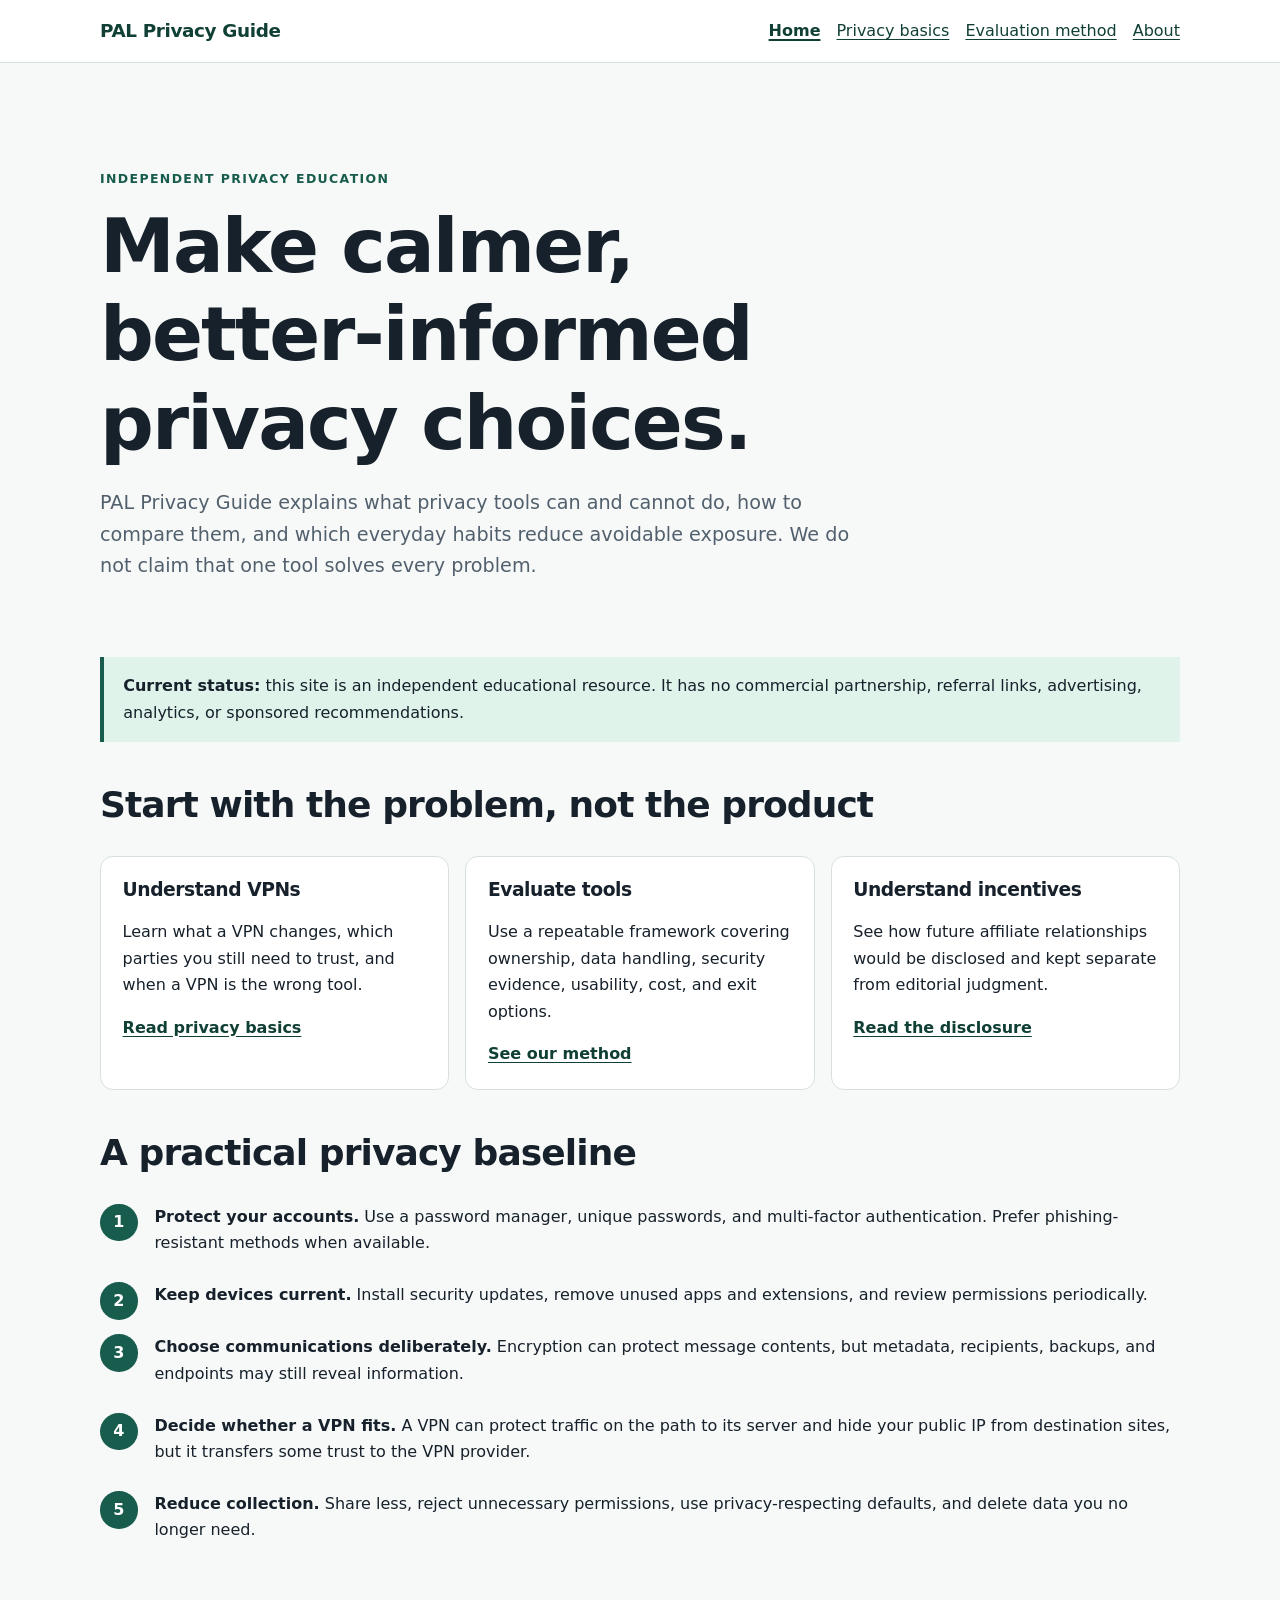
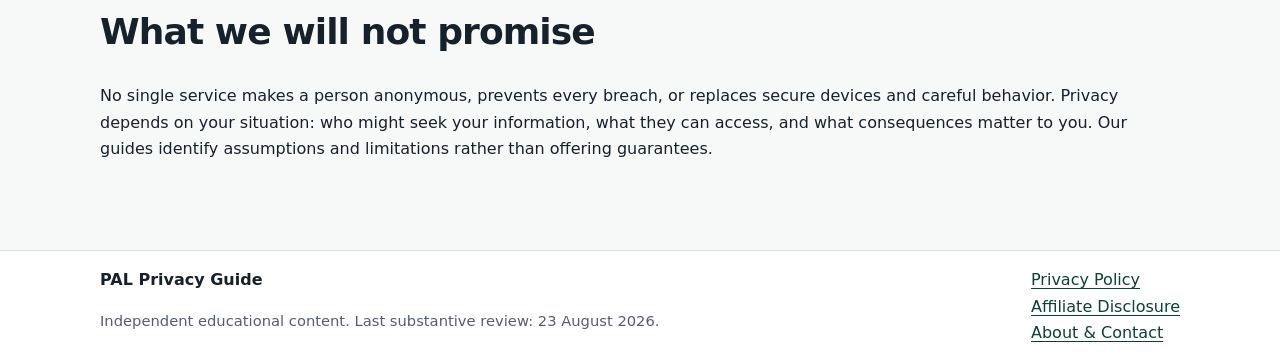
<file: index.html>
<!doctype html>
<html lang="en"><head><meta charset="utf-8"><meta name="viewport" content="width=device-width,initial-scale=1"><meta name="description" content="Independent, practical education about VPNs, online privacy, and evaluating digital tools."><title>PAL Privacy Guide — Practical online privacy</title><link rel="stylesheet" href="assets/styles.css"></head>
<body><a class="skip-link" href="#content">Skip to content</a><header><div class="bar"><a class="brand" href="index.html">PAL Privacy Guide</a><nav aria-label="Primary"><ul><li><a aria-current="page" href="index.html">Home</a></li><li><a href="vpn-online-privacy-basics/index.html">Privacy basics</a></li><li><a href="how-we-evaluate-tools/index.html">Evaluation method</a></li><li><a href="about-contact/index.html">About</a></li></ul></nav></div></header>
<main id="content"><section class="hero"><p class="eyebrow">Independent privacy education</p><h1>Make calmer, better-informed privacy choices.</h1><p class="lede">PAL Privacy Guide explains what privacy tools can and cannot do, how to compare them, and which everyday habits reduce avoidable exposure. We do not claim that one tool solves every problem.</p></section>
<aside class="notice" aria-label="Editorial status"><strong>Current status:</strong> this site is an independent educational resource. It has no commercial partnership, referral links, advertising, analytics, or sponsored recommendations.</aside>
<section aria-labelledby="start"><h2 id="start">Start with the problem, not the product</h2><div class="grid"><article class="card"><h3>Understand VPNs</h3><p>Learn what a VPN changes, which parties you still need to trust, and when a VPN is the wrong tool.</p><a href="vpn-online-privacy-basics/index.html">Read privacy basics</a></article><article class="card"><h3>Evaluate tools</h3><p>Use a repeatable framework covering ownership, data handling, security evidence, usability, cost, and exit options.</p><a href="how-we-evaluate-tools/index.html">See our method</a></article><article class="card"><h3>Understand incentives</h3><p>See how future affiliate relationships would be disclosed and kept separate from editorial judgment.</p><a href="affiliate-disclosure/index.html">Read the disclosure</a></article></div></section>
<section><h2>A practical privacy baseline</h2><ol class="steps"><li><strong>Protect your accounts.</strong> Use a password manager, unique passwords, and multi-factor authentication. Prefer phishing-resistant methods when available.</li><li><strong>Keep devices current.</strong> Install security updates, remove unused apps and extensions, and review permissions periodically.</li><li><strong>Choose communications deliberately.</strong> Encryption can protect message contents, but metadata, recipients, backups, and endpoints may still reveal information.</li><li><strong>Decide whether a VPN fits.</strong> A VPN can protect traffic on the path to its server and hide your public IP from destination sites, but it transfers some trust to the VPN provider.</li><li><strong>Reduce collection.</strong> Share less, reject unnecessary permissions, use privacy-respecting defaults, and delete data you no longer need.</li></ol></section>
<section><h2>What we will not promise</h2><p>No single service makes a person anonymous, prevents every breach, or replaces secure devices and careful behavior. Privacy depends on your situation: who might seek your information, what they can access, and what consequences matter to you. Our guides identify assumptions and limitations rather than offering guarantees.</p></section></main>
<footer><div class="bar"><div><strong>PAL Privacy Guide</strong><p class="small">Independent educational content. Last substantive review: 23 August 2026.</p></div><ul><li><a href="privacy-policy/index.html">Privacy Policy</a></li><li><a href="affiliate-disclosure/index.html">Affiliate Disclosure</a></li><li><a href="about-contact/index.html">About &amp; Contact</a></li></ul></div></footer></body></html>
</file>
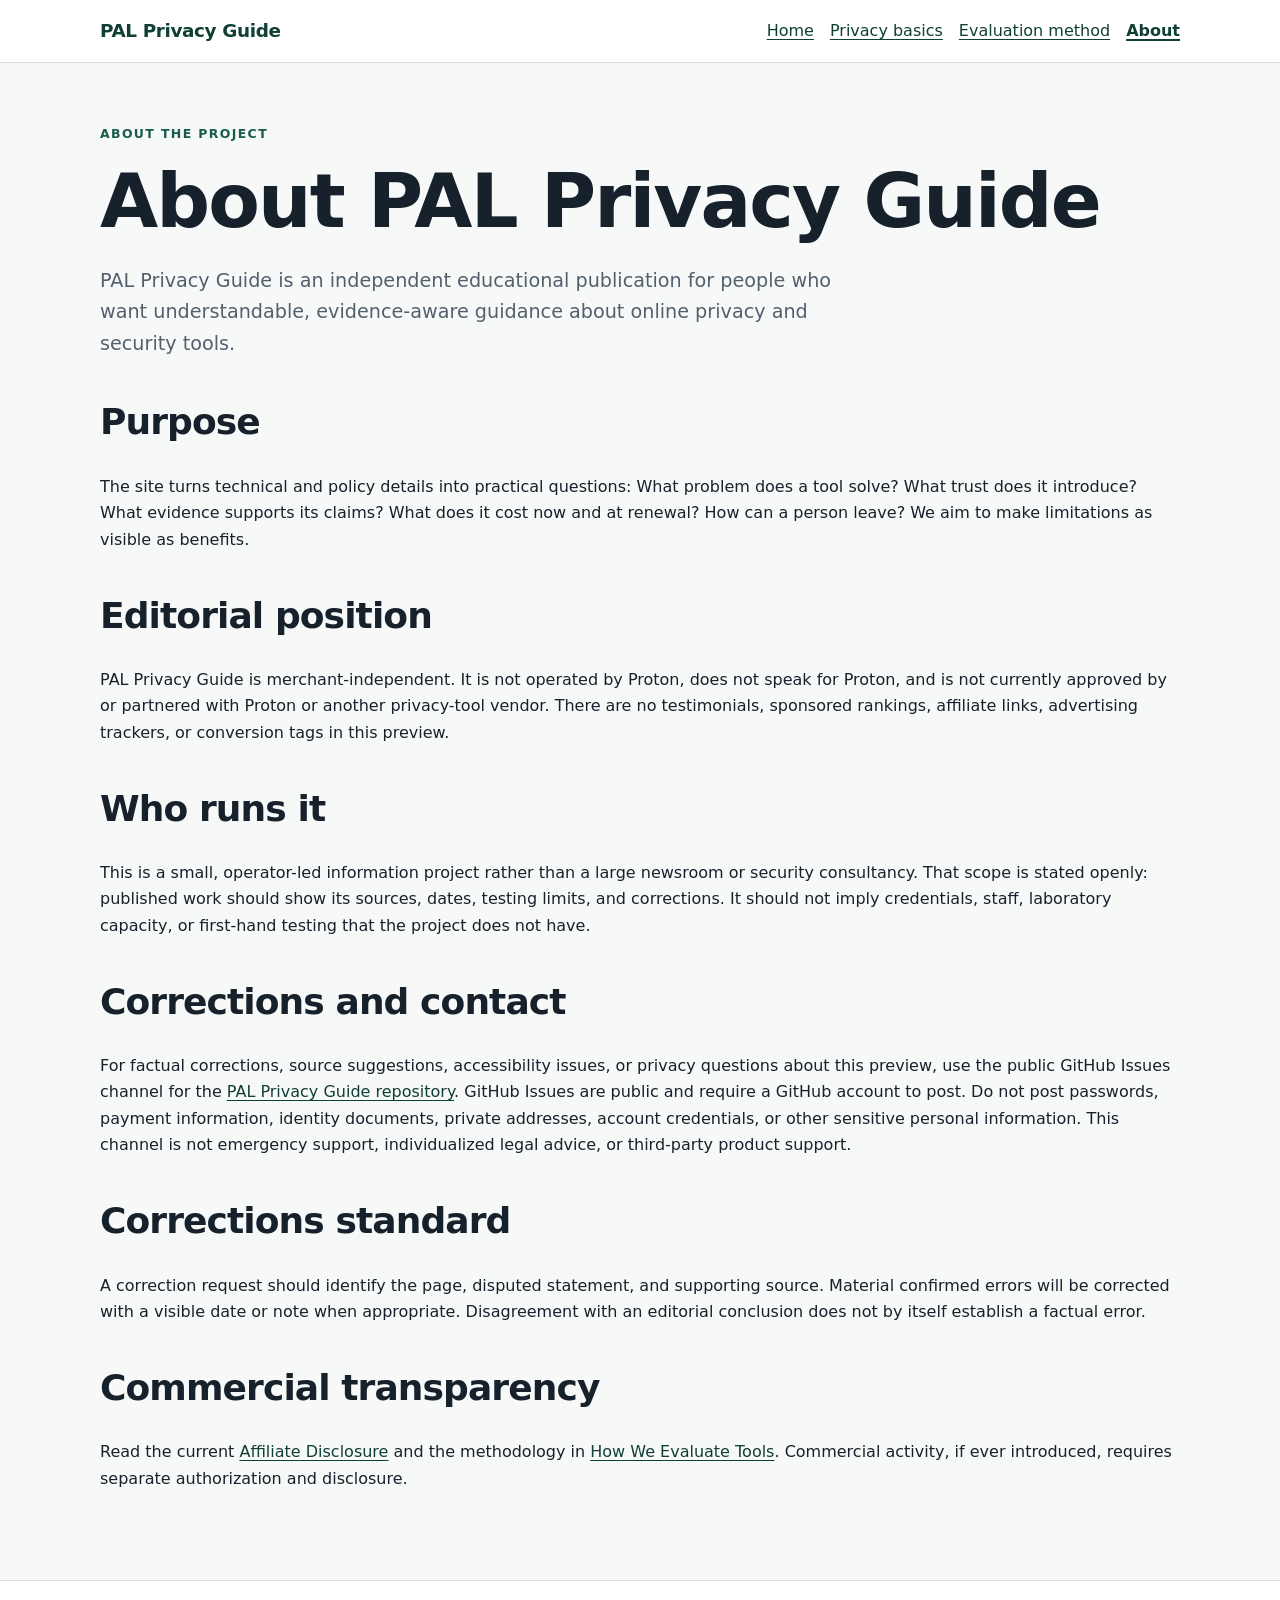
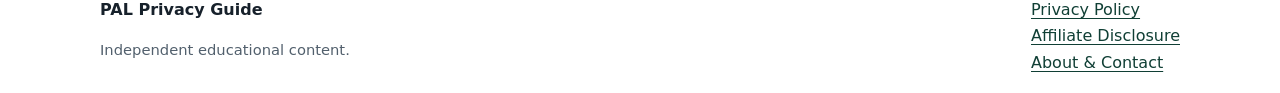
<file: about-contact/index.html>
<!doctype html>
<html lang="en"><head><meta charset="utf-8"><meta name="viewport" content="width=device-width,initial-scale=1"><meta name="description" content="About PAL Privacy Guide and how to request corrections or raise privacy questions."><title>About &amp; Contact — PAL Privacy Guide</title><link rel="stylesheet" href="../assets/styles.css"></head>
<body><a class="skip-link" href="#content">Skip to content</a><header><div class="bar"><a class="brand" href="../index.html">PAL Privacy Guide</a><nav aria-label="Primary"><ul><li><a href="../index.html">Home</a></li><li><a href="../vpn-online-privacy-basics/index.html">Privacy basics</a></li><li><a href="../how-we-evaluate-tools/index.html">Evaluation method</a></li><li><a aria-current="page" href="index.html">About</a></li></ul></nav></div></header>
<main id="content"><p class="eyebrow">About the project</p><h1>About PAL Privacy Guide</h1><p class="lede">PAL Privacy Guide is an independent educational publication for people who want understandable, evidence-aware guidance about online privacy and security tools.</p>
<h2>Purpose</h2><p>The site turns technical and policy details into practical questions: What problem does a tool solve? What trust does it introduce? What evidence supports its claims? What does it cost now and at renewal? How can a person leave? We aim to make limitations as visible as benefits.</p>
<h2>Editorial position</h2><p>PAL Privacy Guide is merchant-independent. It is not operated by Proton, does not speak for Proton, and is not currently approved by or partnered with Proton or another privacy-tool vendor. There are no testimonials, sponsored rankings, affiliate links, advertising trackers, or conversion tags in this preview.</p>
<h2>Who runs it</h2><p>This is a small, operator-led information project rather than a large newsroom or security consultancy. That scope is stated openly: published work should show its sources, dates, testing limits, and corrections. It should not imply credentials, staff, laboratory capacity, or first-hand testing that the project does not have.</p>
<h2>Corrections and contact</h2><p>For factual corrections, source suggestions, accessibility issues, or privacy questions about this preview, use the public GitHub Issues channel for the <a href="https://github.com/xuanphucmk11-glitch/pal-privacy-guide/issues">PAL Privacy Guide repository</a>. GitHub Issues are public and require a GitHub account to post. Do not post passwords, payment information, identity documents, private addresses, account credentials, or other sensitive personal information. This channel is not emergency support, individualized legal advice, or third-party product support.</p>
<h2>Corrections standard</h2><p>A correction request should identify the page, disputed statement, and supporting source. Material confirmed errors will be corrected with a visible date or note when appropriate. Disagreement with an editorial conclusion does not by itself establish a factual error.</p>
<h2>Commercial transparency</h2><p>Read the current <a href="../affiliate-disclosure/index.html">Affiliate Disclosure</a> and the methodology in <a href="../how-we-evaluate-tools/index.html">How We Evaluate Tools</a>. Commercial activity, if ever introduced, requires separate authorization and disclosure.</p></main>
<footer><div class="bar"><div><strong>PAL Privacy Guide</strong><p class="small">Independent educational content.</p></div><ul><li><a href="../privacy-policy/index.html">Privacy Policy</a></li><li><a href="../affiliate-disclosure/index.html">Affiliate Disclosure</a></li><li><a aria-current="page" href="index.html">About &amp; Contact</a></li></ul></div></footer></body></html>
</file>
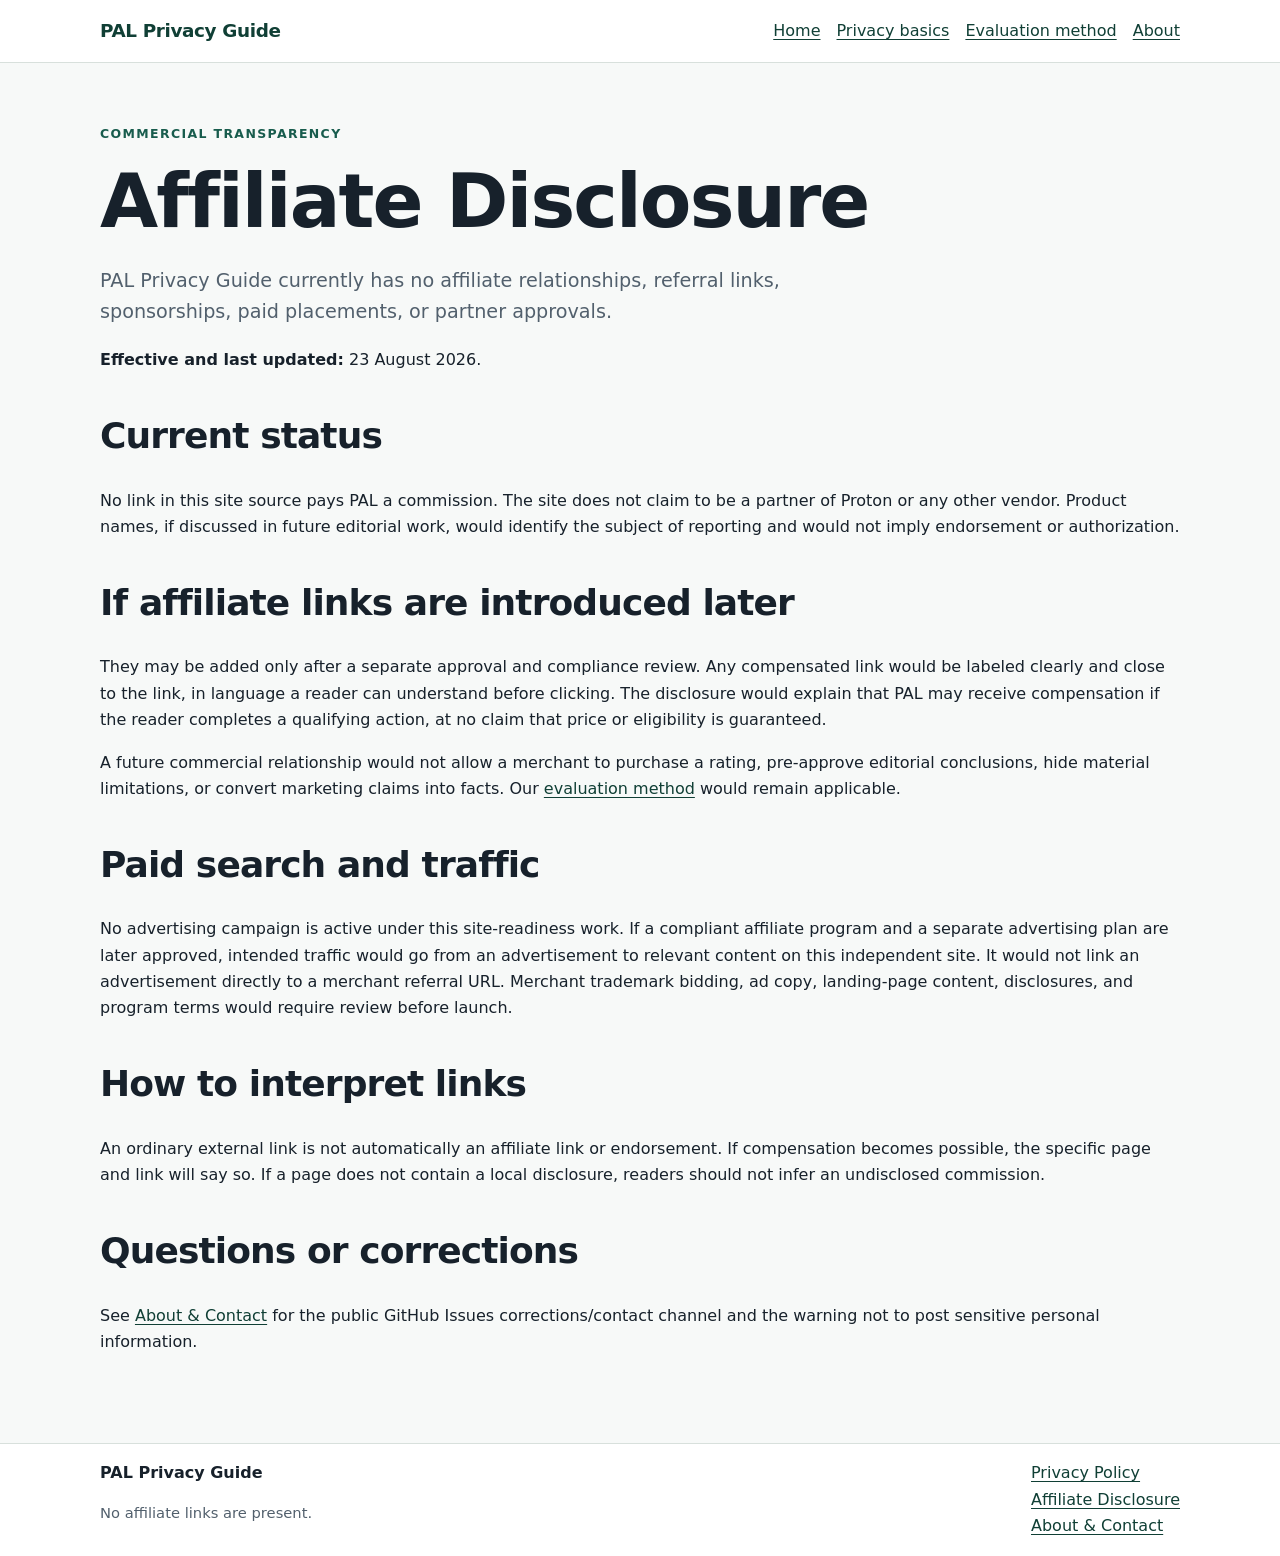
<file: affiliate-disclosure/index.html>
<!doctype html>
<html lang="en"><head><meta charset="utf-8"><meta name="viewport" content="width=device-width,initial-scale=1"><meta name="description" content="Affiliate and commercial relationship disclosure for PAL Privacy Guide."><title>Affiliate Disclosure — PAL Privacy Guide</title><link rel="stylesheet" href="../assets/styles.css"></head>
<body><a class="skip-link" href="#content">Skip to content</a><header><div class="bar"><a class="brand" href="../index.html">PAL Privacy Guide</a><nav aria-label="Primary"><ul><li><a href="../index.html">Home</a></li><li><a href="../vpn-online-privacy-basics/index.html">Privacy basics</a></li><li><a href="../how-we-evaluate-tools/index.html">Evaluation method</a></li><li><a href="../about-contact/index.html">About</a></li></ul></nav></div></header>
<main id="content"><p class="eyebrow">Commercial transparency</p><h1>Affiliate Disclosure</h1><p class="lede">PAL Privacy Guide currently has no affiliate relationships, referral links, sponsorships, paid placements, or partner approvals.</p><p><strong>Effective and last updated:</strong> 23 August 2026.</p>
<h2>Current status</h2><p>No link in this site source pays PAL a commission. The site does not claim to be a partner of Proton or any other vendor. Product names, if discussed in future editorial work, would identify the subject of reporting and would not imply endorsement or authorization.</p>
<h2>If affiliate links are introduced later</h2><p>They may be added only after a separate approval and compliance review. Any compensated link would be labeled clearly and close to the link, in language a reader can understand before clicking. The disclosure would explain that PAL may receive compensation if the reader completes a qualifying action, at no claim that price or eligibility is guaranteed.</p><p>A future commercial relationship would not allow a merchant to purchase a rating, pre-approve editorial conclusions, hide material limitations, or convert marketing claims into facts. Our <a href="../how-we-evaluate-tools/index.html">evaluation method</a> would remain applicable.</p>
<h2>Paid search and traffic</h2><p>No advertising campaign is active under this site-readiness work. If a compliant affiliate program and a separate advertising plan are later approved, intended traffic would go from an advertisement to relevant content on this independent site. It would not link an advertisement directly to a merchant referral URL. Merchant trademark bidding, ad copy, landing-page content, disclosures, and program terms would require review before launch.</p>
<h2>How to interpret links</h2><p>An ordinary external link is not automatically an affiliate link or endorsement. If compensation becomes possible, the specific page and link will say so. If a page does not contain a local disclosure, readers should not infer an undisclosed commission.</p>
<h2>Questions or corrections</h2><p>See <a href="../about-contact/index.html">About &amp; Contact</a> for the public GitHub Issues corrections/contact channel and the warning not to post sensitive personal information.</p></main>
<footer><div class="bar"><div><strong>PAL Privacy Guide</strong><p class="small">No affiliate links are present.</p></div><ul><li><a href="../privacy-policy/index.html">Privacy Policy</a></li><li><a aria-current="page" href="index.html">Affiliate Disclosure</a></li><li><a href="../about-contact/index.html">About &amp; Contact</a></li></ul></div></footer></body></html>
</file>
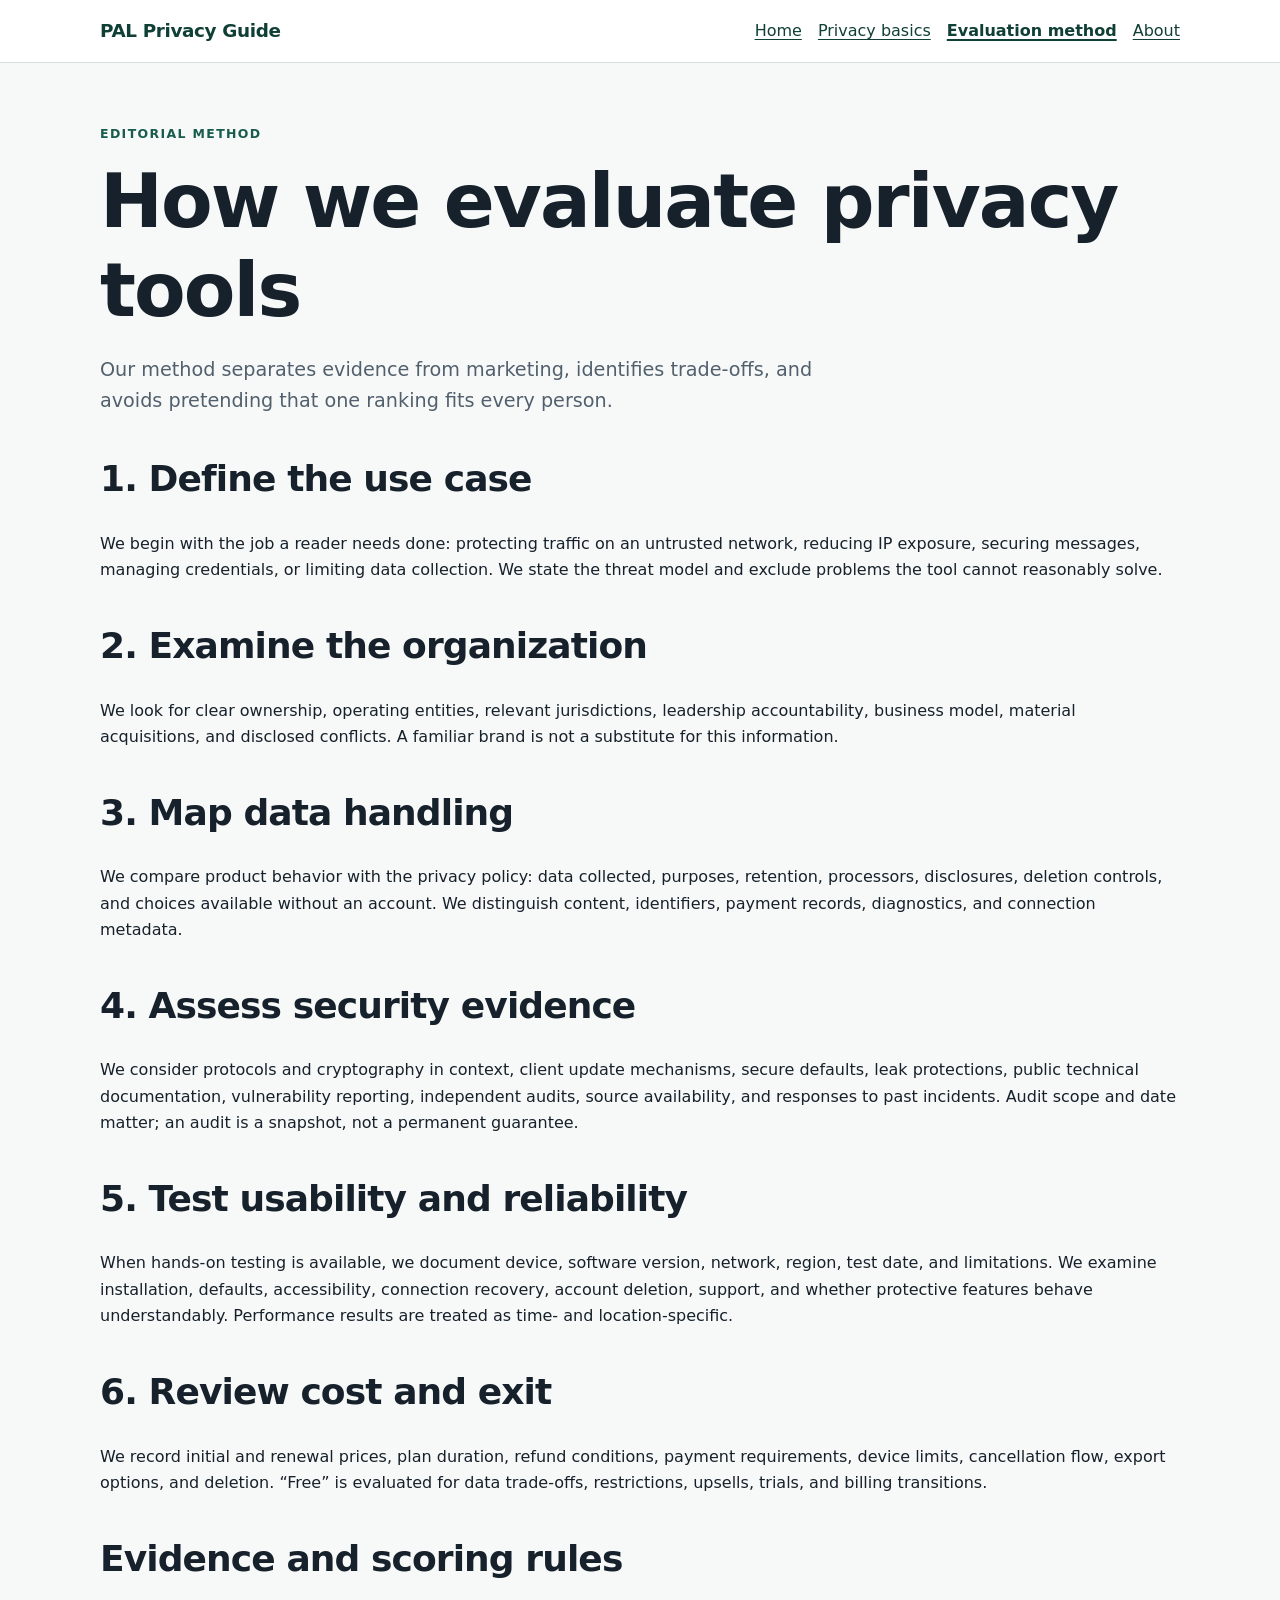
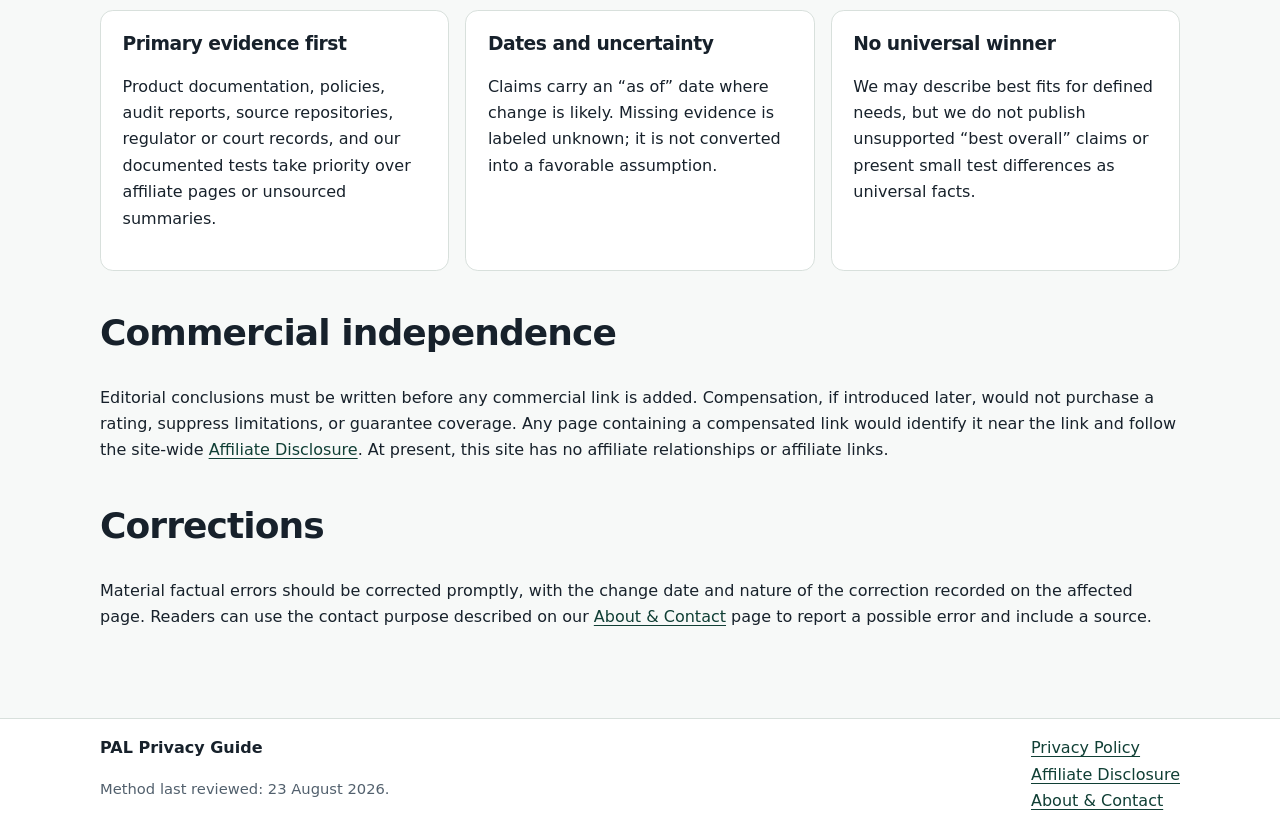
<file: how-we-evaluate-tools/index.html>
<!doctype html>
<html lang="en"><head><meta charset="utf-8"><meta name="viewport" content="width=device-width,initial-scale=1"><meta name="description" content="The transparent framework PAL Privacy Guide uses to evaluate privacy tools."><title>How We Evaluate Tools — PAL Privacy Guide</title><link rel="stylesheet" href="../assets/styles.css"></head>
<body><a class="skip-link" href="#content">Skip to content</a><header><div class="bar"><a class="brand" href="../index.html">PAL Privacy Guide</a><nav aria-label="Primary"><ul><li><a href="../index.html">Home</a></li><li><a href="../vpn-online-privacy-basics/index.html">Privacy basics</a></li><li><a aria-current="page" href="index.html">Evaluation method</a></li><li><a href="../about-contact/index.html">About</a></li></ul></nav></div></header>
<main id="content"><p class="eyebrow">Editorial method</p><h1>How we evaluate privacy tools</h1><p class="lede">Our method separates evidence from marketing, identifies trade-offs, and avoids pretending that one ranking fits every person.</p>
<h2>1. Define the use case</h2><p>We begin with the job a reader needs done: protecting traffic on an untrusted network, reducing IP exposure, securing messages, managing credentials, or limiting data collection. We state the threat model and exclude problems the tool cannot reasonably solve.</p>
<h2>2. Examine the organization</h2><p>We look for clear ownership, operating entities, relevant jurisdictions, leadership accountability, business model, material acquisitions, and disclosed conflicts. A familiar brand is not a substitute for this information.</p>
<h2>3. Map data handling</h2><p>We compare product behavior with the privacy policy: data collected, purposes, retention, processors, disclosures, deletion controls, and choices available without an account. We distinguish content, identifiers, payment records, diagnostics, and connection metadata.</p>
<h2>4. Assess security evidence</h2><p>We consider protocols and cryptography in context, client update mechanisms, secure defaults, leak protections, public technical documentation, vulnerability reporting, independent audits, source availability, and responses to past incidents. Audit scope and date matter; an audit is a snapshot, not a permanent guarantee.</p>
<h2>5. Test usability and reliability</h2><p>When hands-on testing is available, we document device, software version, network, region, test date, and limitations. We examine installation, defaults, accessibility, connection recovery, account deletion, support, and whether protective features behave understandably. Performance results are treated as time- and location-specific.</p>
<h2>6. Review cost and exit</h2><p>We record initial and renewal prices, plan duration, refund conditions, payment requirements, device limits, cancellation flow, export options, and deletion. “Free” is evaluated for data trade-offs, restrictions, upsells, trials, and billing transitions.</p>
<h2>Evidence and scoring rules</h2><div class="grid"><section class="card"><h3>Primary evidence first</h3><p>Product documentation, policies, audit reports, source repositories, regulator or court records, and our documented tests take priority over affiliate pages or unsourced summaries.</p></section><section class="card"><h3>Dates and uncertainty</h3><p>Claims carry an “as of” date where change is likely. Missing evidence is labeled unknown; it is not converted into a favorable assumption.</p></section><section class="card"><h3>No universal winner</h3><p>We may describe best fits for defined needs, but we do not publish unsupported “best overall” claims or present small test differences as universal facts.</p></section></div>
<h2>Commercial independence</h2><p>Editorial conclusions must be written before any commercial link is added. Compensation, if introduced later, would not purchase a rating, suppress limitations, or guarantee coverage. Any page containing a compensated link would identify it near the link and follow the site-wide <a href="../affiliate-disclosure/index.html">Affiliate Disclosure</a>. At present, this site has no affiliate relationships or affiliate links.</p>
<h2>Corrections</h2><p>Material factual errors should be corrected promptly, with the change date and nature of the correction recorded on the affected page. Readers can use the contact purpose described on our <a href="../about-contact/index.html">About &amp; Contact</a> page to report a possible error and include a source.</p></main>
<footer><div class="bar"><div><strong>PAL Privacy Guide</strong><p class="small">Method last reviewed: 23 August 2026.</p></div><ul><li><a href="../privacy-policy/index.html">Privacy Policy</a></li><li><a href="../affiliate-disclosure/index.html">Affiliate Disclosure</a></li><li><a href="../about-contact/index.html">About &amp; Contact</a></li></ul></div></footer></body></html>
</file>
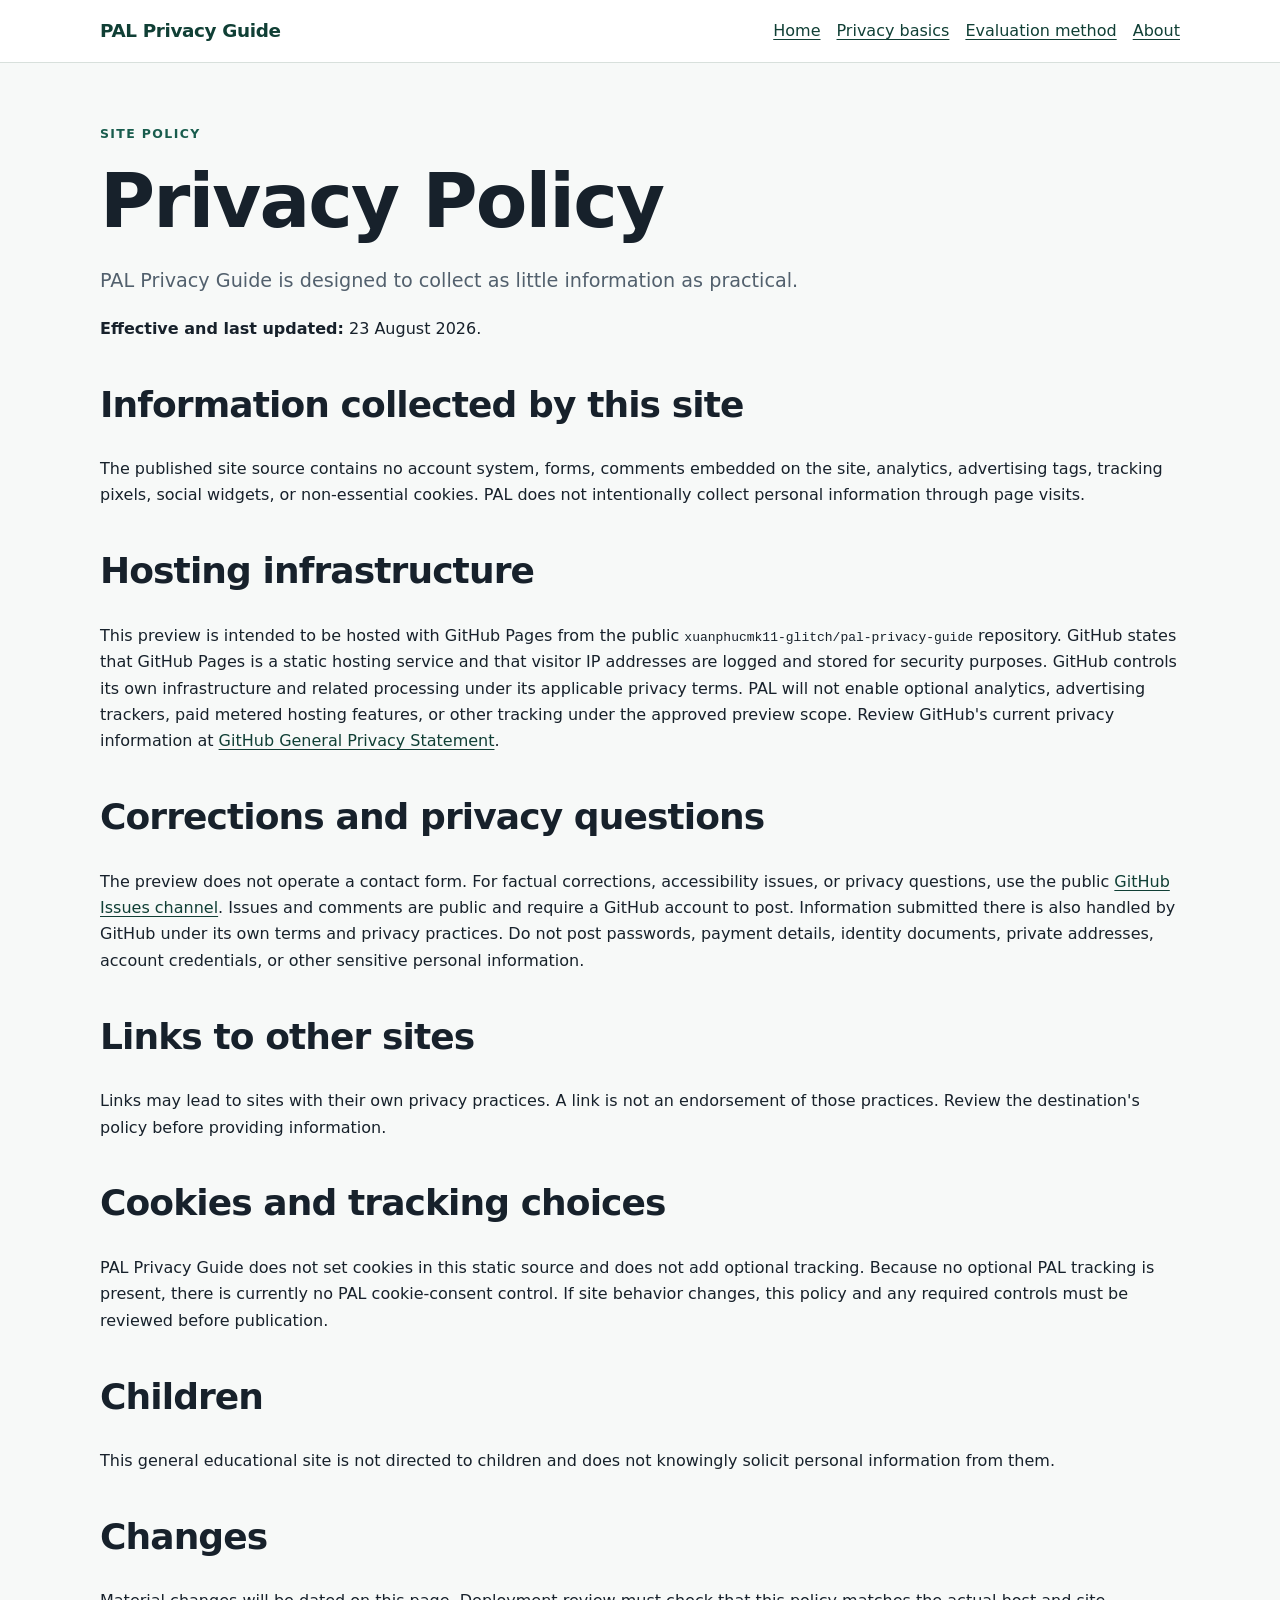
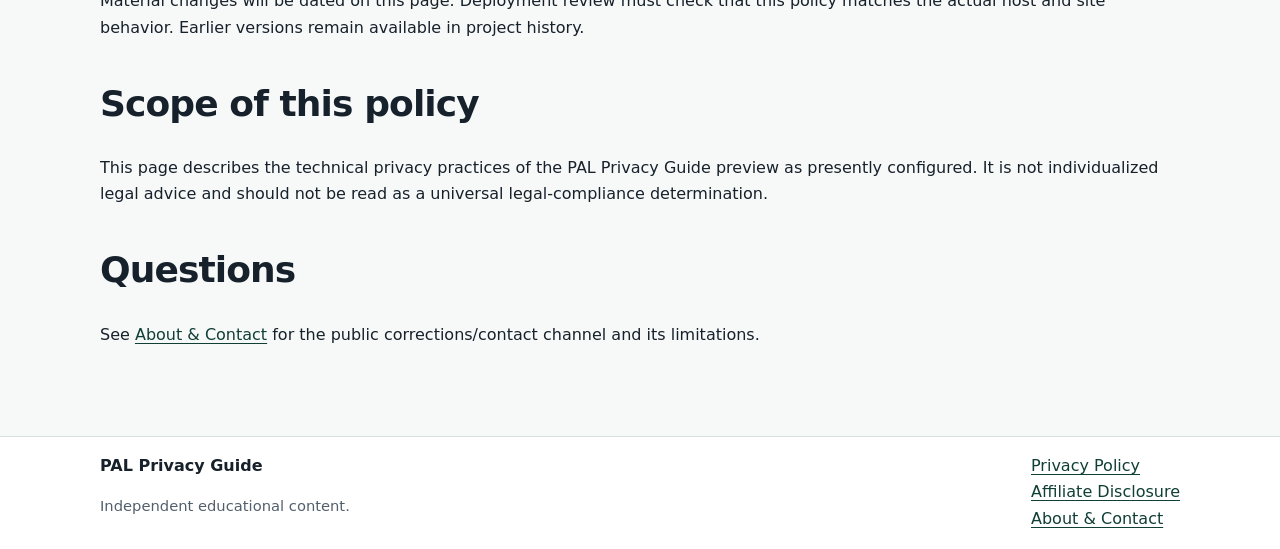
<file: privacy-policy/index.html>
<!doctype html>
<html lang="en"><head><meta charset="utf-8"><meta name="viewport" content="width=device-width,initial-scale=1"><meta name="description" content="Privacy policy for PAL Privacy Guide."><title>Privacy Policy — PAL Privacy Guide</title><link rel="stylesheet" href="../assets/styles.css"></head>
<body><a class="skip-link" href="#content">Skip to content</a><header><div class="bar"><a class="brand" href="../index.html">PAL Privacy Guide</a><nav aria-label="Primary"><ul><li><a href="../index.html">Home</a></li><li><a href="../vpn-online-privacy-basics/index.html">Privacy basics</a></li><li><a href="../how-we-evaluate-tools/index.html">Evaluation method</a></li><li><a href="../about-contact/index.html">About</a></li></ul></nav></div></header>
<main id="content"><p class="eyebrow">Site policy</p><h1>Privacy Policy</h1><p class="lede">PAL Privacy Guide is designed to collect as little information as practical.</p><p><strong>Effective and last updated:</strong> 23 August 2026.</p>
<h2>Information collected by this site</h2><p>The published site source contains no account system, forms, comments embedded on the site, analytics, advertising tags, tracking pixels, social widgets, or non-essential cookies. PAL does not intentionally collect personal information through page visits.</p>
<h2>Hosting infrastructure</h2><p>This preview is intended to be hosted with GitHub Pages from the public <code>xuanphucmk11-glitch/pal-privacy-guide</code> repository. GitHub states that GitHub Pages is a static hosting service and that visitor IP addresses are logged and stored for security purposes. GitHub controls its own infrastructure and related processing under its applicable privacy terms. PAL will not enable optional analytics, advertising trackers, paid metered hosting features, or other tracking under the approved preview scope. Review GitHub's current privacy information at <a href="https://docs.github.com/en/site-policy/privacy-policies/github-general-privacy-statement">GitHub General Privacy Statement</a>.</p>
<h2>Corrections and privacy questions</h2><p>The preview does not operate a contact form. For factual corrections, accessibility issues, or privacy questions, use the public <a href="https://github.com/xuanphucmk11-glitch/pal-privacy-guide/issues">GitHub Issues channel</a>. Issues and comments are public and require a GitHub account to post. Information submitted there is also handled by GitHub under its own terms and privacy practices. Do not post passwords, payment details, identity documents, private addresses, account credentials, or other sensitive personal information.</p>
<h2>Links to other sites</h2><p>Links may lead to sites with their own privacy practices. A link is not an endorsement of those practices. Review the destination's policy before providing information.</p>
<h2>Cookies and tracking choices</h2><p>PAL Privacy Guide does not set cookies in this static source and does not add optional tracking. Because no optional PAL tracking is present, there is currently no PAL cookie-consent control. If site behavior changes, this policy and any required controls must be reviewed before publication.</p>
<h2>Children</h2><p>This general educational site is not directed to children and does not knowingly solicit personal information from them.</p>
<h2>Changes</h2><p>Material changes will be dated on this page. Deployment review must check that this policy matches the actual host and site behavior. Earlier versions remain available in project history.</p>
<h2>Scope of this policy</h2><p>This page describes the technical privacy practices of the PAL Privacy Guide preview as presently configured. It is not individualized legal advice and should not be read as a universal legal-compliance determination.</p>
<h2>Questions</h2><p>See <a href="../about-contact/index.html">About &amp; Contact</a> for the public corrections/contact channel and its limitations.</p></main>
<footer><div class="bar"><div><strong>PAL Privacy Guide</strong><p class="small">Independent educational content.</p></div><ul><li><a aria-current="page" href="index.html">Privacy Policy</a></li><li><a href="../affiliate-disclosure/index.html">Affiliate Disclosure</a></li><li><a href="../about-contact/index.html">About &amp; Contact</a></li></ul></div></footer></body></html>
</file>
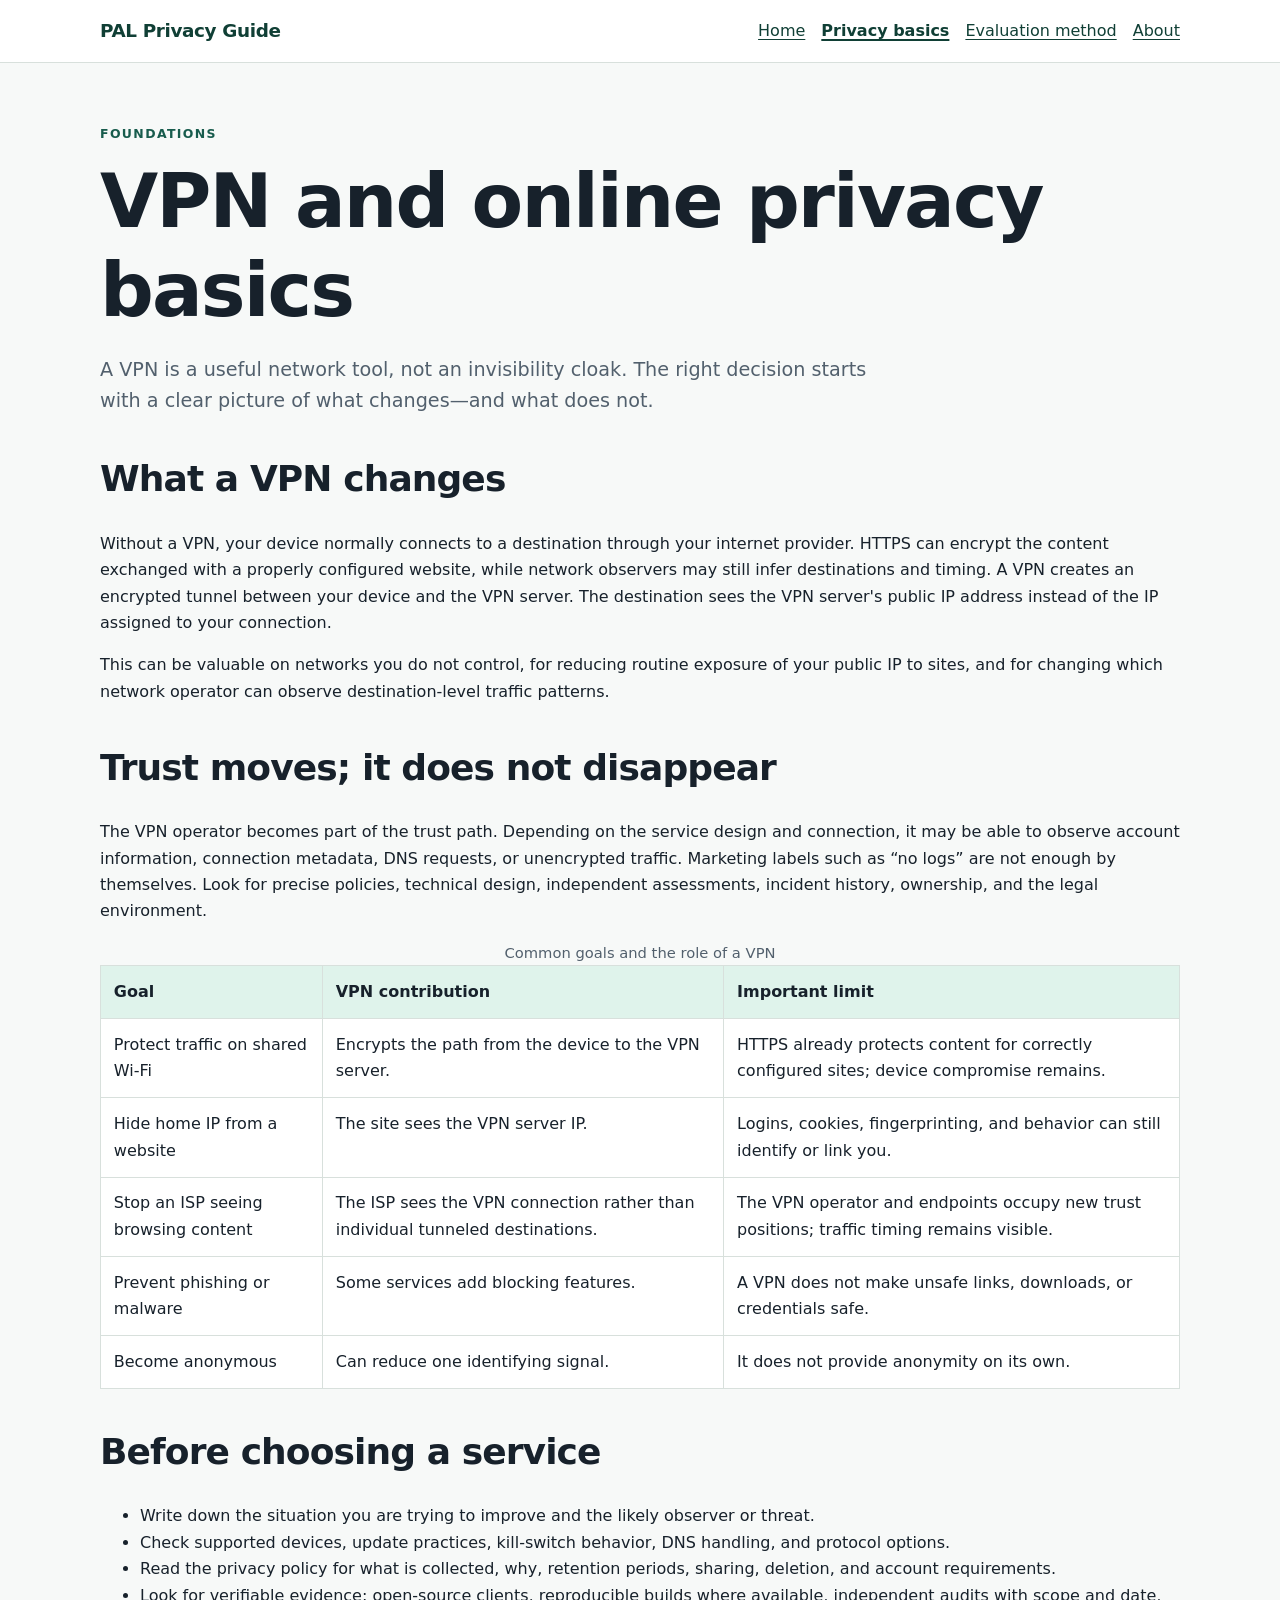
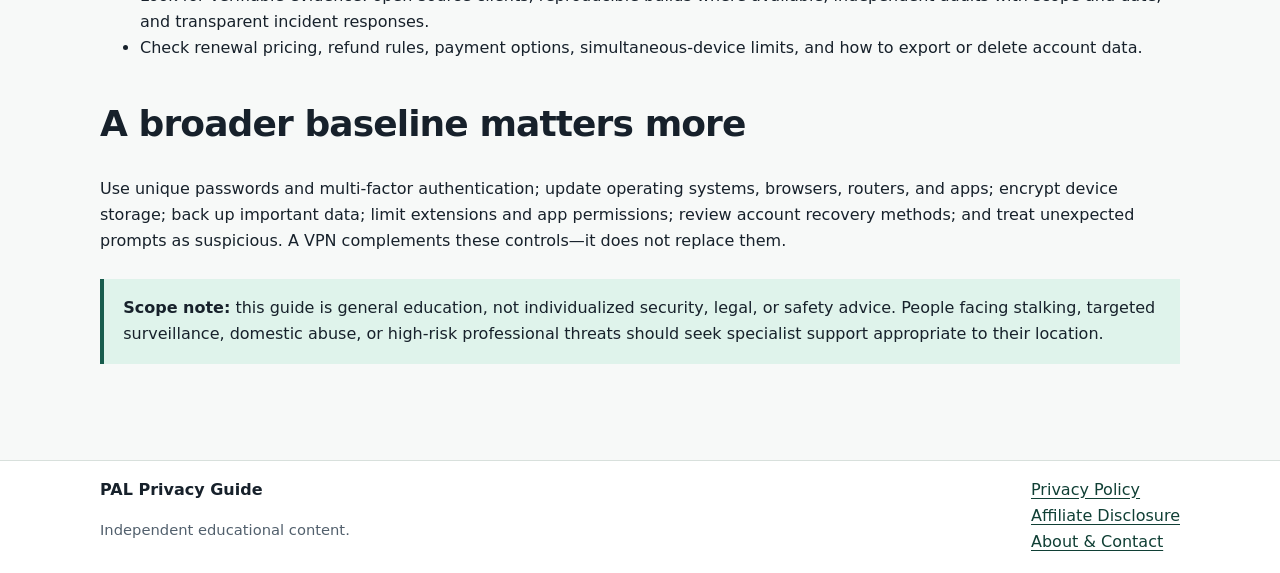
<file: vpn-online-privacy-basics/index.html>
<!doctype html>
<html lang="en"><head><meta charset="utf-8"><meta name="viewport" content="width=device-width,initial-scale=1"><meta name="description" content="A practical guide to VPN capabilities, limitations, and online privacy basics."><title>VPN &amp; Online Privacy Basics — PAL Privacy Guide</title><link rel="stylesheet" href="../assets/styles.css"></head>
<body><a class="skip-link" href="#content">Skip to content</a><header><div class="bar"><a class="brand" href="../index.html">PAL Privacy Guide</a><nav aria-label="Primary"><ul><li><a href="../index.html">Home</a></li><li><a aria-current="page" href="index.html">Privacy basics</a></li><li><a href="../how-we-evaluate-tools/index.html">Evaluation method</a></li><li><a href="../about-contact/index.html">About</a></li></ul></nav></div></header>
<main id="content"><p class="eyebrow">Foundations</p><h1>VPN and online privacy basics</h1><p class="lede">A VPN is a useful network tool, not an invisibility cloak. The right decision starts with a clear picture of what changes—and what does not.</p>
<h2>What a VPN changes</h2><p>Without a VPN, your device normally connects to a destination through your internet provider. HTTPS can encrypt the content exchanged with a properly configured website, while network observers may still infer destinations and timing. A VPN creates an encrypted tunnel between your device and the VPN server. The destination sees the VPN server's public IP address instead of the IP assigned to your connection.</p><p>This can be valuable on networks you do not control, for reducing routine exposure of your public IP to sites, and for changing which network operator can observe destination-level traffic patterns.</p>
<h2>Trust moves; it does not disappear</h2><p>The VPN operator becomes part of the trust path. Depending on the service design and connection, it may be able to observe account information, connection metadata, DNS requests, or unencrypted traffic. Marketing labels such as “no logs” are not enough by themselves. Look for precise policies, technical design, independent assessments, incident history, ownership, and the legal environment.</p>
<div class="table-wrap"><table><caption class="small">Common goals and the role of a VPN</caption><thead><tr><th>Goal</th><th>VPN contribution</th><th>Important limit</th></tr></thead><tbody><tr><td>Protect traffic on shared Wi-Fi</td><td>Encrypts the path from the device to the VPN server.</td><td>HTTPS already protects content for correctly configured sites; device compromise remains.</td></tr><tr><td>Hide home IP from a website</td><td>The site sees the VPN server IP.</td><td>Logins, cookies, fingerprinting, and behavior can still identify or link you.</td></tr><tr><td>Stop an ISP seeing browsing content</td><td>The ISP sees the VPN connection rather than individual tunneled destinations.</td><td>The VPN operator and endpoints occupy new trust positions; traffic timing remains visible.</td></tr><tr><td>Prevent phishing or malware</td><td>Some services add blocking features.</td><td>A VPN does not make unsafe links, downloads, or credentials safe.</td></tr><tr><td>Become anonymous</td><td>Can reduce one identifying signal.</td><td>It does not provide anonymity on its own.</td></tr></tbody></table></div>
<h2>Before choosing a service</h2><ul><li>Write down the situation you are trying to improve and the likely observer or threat.</li><li>Check supported devices, update practices, kill-switch behavior, DNS handling, and protocol options.</li><li>Read the privacy policy for what is collected, why, retention periods, sharing, deletion, and account requirements.</li><li>Look for verifiable evidence: open-source clients, reproducible builds where available, independent audits with scope and date, and transparent incident responses.</li><li>Check renewal pricing, refund rules, payment options, simultaneous-device limits, and how to export or delete account data.</li></ul>
<h2>A broader baseline matters more</h2><p>Use unique passwords and multi-factor authentication; update operating systems, browsers, routers, and apps; encrypt device storage; back up important data; limit extensions and app permissions; review account recovery methods; and treat unexpected prompts as suspicious. A VPN complements these controls—it does not replace them.</p>
<aside class="notice"><strong>Scope note:</strong> this guide is general education, not individualized security, legal, or safety advice. People facing stalking, targeted surveillance, domestic abuse, or high-risk professional threats should seek specialist support appropriate to their location.</aside></main>
<footer><div class="bar"><div><strong>PAL Privacy Guide</strong><p class="small">Independent educational content.</p></div><ul><li><a href="../privacy-policy/index.html">Privacy Policy</a></li><li><a href="../affiliate-disclosure/index.html">Affiliate Disclosure</a></li><li><a href="../about-contact/index.html">About &amp; Contact</a></li></ul></div></footer></body></html>
</file>
<file: assets/styles.css>
:root {
  color-scheme: light;
  --ink: #17212b;
  --muted: #52606d;
  --paper: #f7f9f8;
  --card: #ffffff;
  --line: #d8e0dc;
  --brand: #185c4d;
  --brand-dark: #103f35;
  --accent: #dff3eb;
  --focus: #d97706;
  font-family: Inter, ui-sans-serif, system-ui, -apple-system, BlinkMacSystemFont, "Segoe UI", sans-serif;
}
* { box-sizing: border-box; }
html { scroll-behavior: smooth; }
body { margin: 0; color: var(--ink); background: var(--paper); line-height: 1.65; }
a { color: var(--brand-dark); text-underline-offset: .18em; }
a:hover { text-decoration-thickness: .14em; }
a:focus-visible, summary:focus-visible { outline: 3px solid var(--focus); outline-offset: 3px; }
.skip-link { position: absolute; left: -9999px; top: 0; padding: .7rem 1rem; background: var(--ink); color: white; z-index: 10; }
.skip-link:focus { left: 1rem; top: 1rem; }
header { background: var(--card); border-bottom: 1px solid var(--line); }
.bar { max-width: 70rem; margin: auto; padding: 1rem 1.25rem; display: flex; gap: 1rem; align-items: center; justify-content: space-between; flex-wrap: wrap; }
.brand { font-weight: 800; letter-spacing: -.02em; text-decoration: none; font-size: 1.15rem; }
nav ul { display: flex; flex-wrap: wrap; gap: .45rem 1rem; list-style: none; padding: 0; margin: 0; }
nav a[aria-current="page"] { font-weight: 750; text-decoration-thickness: .14em; }
main { max-width: 70rem; margin: auto; padding: 3rem 1.25rem 4.5rem; }
.hero { max-width: 52rem; padding: 2.8rem 0 2rem; }
.eyebrow { color: var(--brand); text-transform: uppercase; letter-spacing: .11em; font-weight: 800; font-size: .78rem; }
h1, h2, h3 { line-height: 1.18; letter-spacing: -.025em; }
h1 { font-size: clamp(2.25rem, 6vw, 4.7rem); margin: .35rem 0 1rem; }
h2 { margin-top: 2.6rem; font-size: clamp(1.55rem, 3vw, 2.25rem); }
h3 { margin-top: 1.8rem; }
.lede { color: var(--muted); font-size: 1.2rem; max-width: 48rem; }
.notice { border-left: .3rem solid var(--brand); background: var(--accent); padding: 1rem 1.2rem; margin: 1.5rem 0; }
.grid { display: grid; grid-template-columns: repeat(auto-fit, minmax(15rem, 1fr)); gap: 1rem; margin: 1.5rem 0; }
.card { background: var(--card); border: 1px solid var(--line); border-radius: .8rem; padding: 1.35rem; }
.card h2, .card h3 { margin-top: 0; }
.card a { font-weight: 700; }
.steps { counter-reset: step; list-style: none; padding: 0; }
.steps > li { counter-increment: step; position: relative; padding: 0 0 1.6rem 3.4rem; }
.steps > li::before { content: counter(step); position: absolute; left: 0; top: 0; width: 2.35rem; height: 2.35rem; border-radius: 50%; background: var(--brand); color: white; display: grid; place-items: center; font-weight: 800; }
table { width: 100%; border-collapse: collapse; background: var(--card); }
th, td { text-align: left; vertical-align: top; padding: .8rem; border: 1px solid var(--line); }
th { background: var(--accent); }
.table-wrap { overflow-x: auto; }
.small { font-size: .92rem; color: var(--muted); }
footer { border-top: 1px solid var(--line); background: var(--card); }
footer .bar { align-items: flex-start; }
footer ul { list-style: none; margin: 0; padding: 0; }
@media (max-width: 38rem) { main { padding-top: 1.5rem; } .hero { padding-top: 1.2rem; } nav { width: 100%; } }
@media (prefers-reduced-motion: reduce) { html { scroll-behavior: auto; } }
</file>
